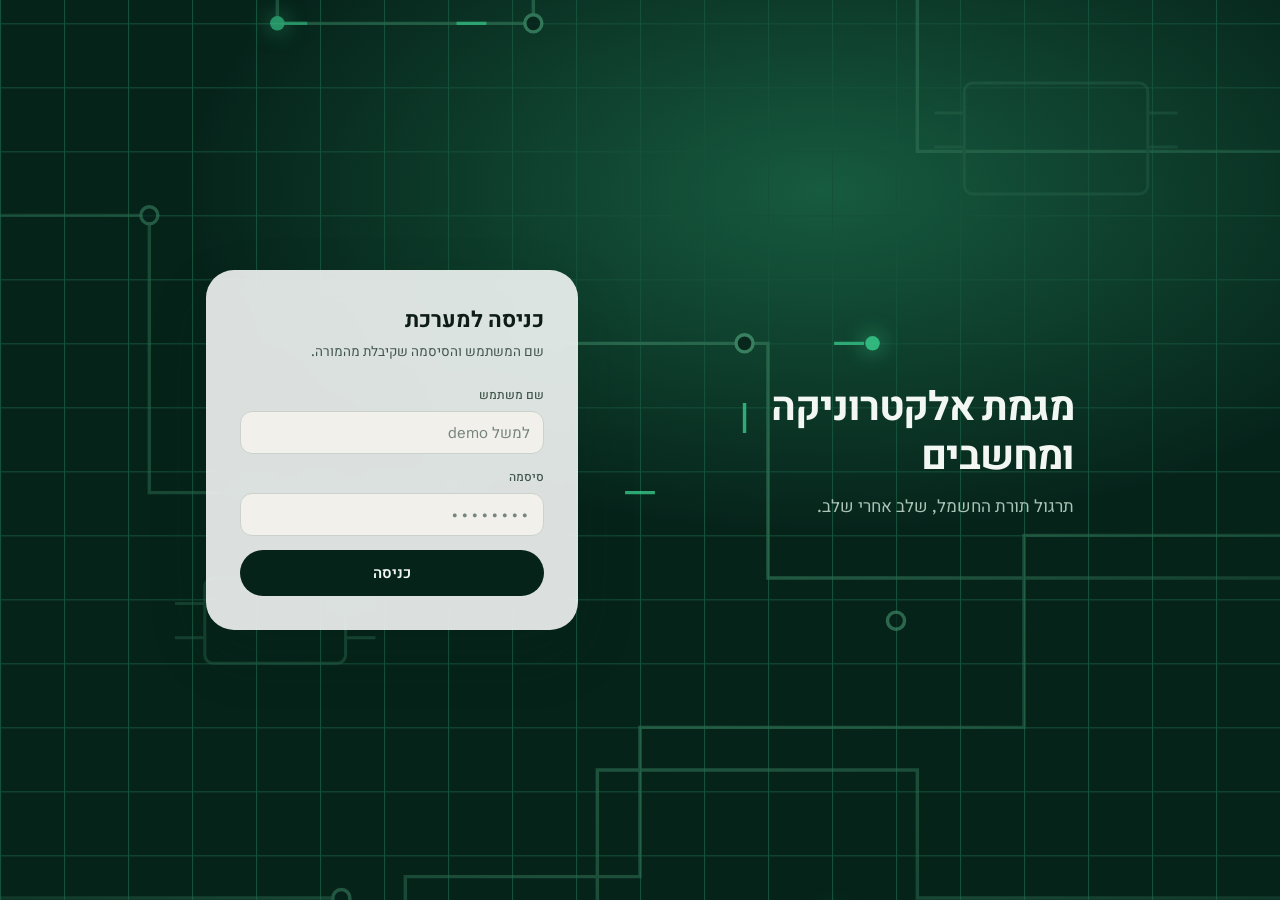
<file: index.html>
<!DOCTYPE html>
<html lang="he" dir="rtl">
<head>
<meta charset="UTF-8">
<meta name="viewport" content="width=device-width, initial-scale=1.0">
<title>מגמת אלקטרוניקה ומחשבים ⚡ סימולטור למידה אינטראקטיבי</title>
<link rel="icon" href="data:image/svg+xml,<svg xmlns=%22http://www.w3.org/2000/svg%22 viewBox=%220 0 24 24%22><text y=%2220%22 font-size=%2222%22>⚡</text></svg>">
<link rel="preconnect" href="https://fonts.googleapis.com">
<link rel="preconnect" href="https://fonts.gstatic.com" crossorigin>
<link href="https://fonts.googleapis.com/css2?family=Schibsted+Grotesk:wght@400;500;600;700&family=Heebo:wght@400;500;600;700&family=JetBrains+Mono:wght@400;500&display=swap" rel="stylesheet">
<link rel="stylesheet" href="css/style.css">
</head>
<body>
<div id="app">
  <div class="center-msg" style="margin:auto;">
    <div class="spinner"></div>
    טוען את מגמת אלקטרוניקה ומחשבים...
  </div>
</div>
<div id="toast" class="toast"></div>
<!-- SheetJS: קריאת קבצי Excel (.xlsx/.xls) בדפדפן, לייבוא תלמידים בפאנל הניהול -->
<script src="https://cdn.sheetjs.com/xlsx-0.20.2/package/dist/xlsx.full.min.js"></script>
<script type="module" src="js/main.js"></script>
</body>
</html>
</file>
<file: css/style.css>
/* ==========================================================================
   מגמת אלקטרוניקה ומחשבים - עיצוב Prism v2.1: מעטפת בהירה (rail כהה
   קבוע + שטח עבודה בהיר), וזירת התרגול נשארת "מסך מכשיר" כהה בכוונה -
   ראו הערה ליד .circuit-stage.
   ========================================================================== */

:root {
  /* ---- זהות המערכת - Prism v2.1. --px-schem-* למטה הם הפלטה הכהה
     בתוך "מסך המכשיר" (זירת התרגול) - ה-SVG שנוצר ב-JS (js/game/*.js)
     מפנה אליהם ישירות inline; אסור לשנות בלי לבדוק את כל שלבי המשחק. ---- */
  --px-ground: #06231a;
  --px-ground-raised: #0d3527;
  --px-ground-deep: #04170f;

  --px-brand: #14b877;
  --px-brand-bright: #3ddc97;
  --px-brand-deep: #0a7d51;
  --px-mint: #e9f7ef;
  --px-mint-edge: #c9ebd8;

  --px-amber: #f2a93b; --px-amber-soft: #fdf1dc; --px-amber-ink: #8a5a08;
  --px-coral: #f4715c; --px-coral-soft: #fdeae6; --px-coral-ink: #9c3323;
  --px-lilac: #a98cf0; --px-lilac-soft: #f1ecfe; --px-lilac-ink: #5b3fb0;
  --px-sky: #4bb3e8; --px-sky-soft: #e4f3fc; --px-sky-ink: #1c5f87;

  --px-canvas: #ffffff;
  --px-paper: #faf9f6;
  --px-paper-sunken: #f1f0eb;
  --px-ink: #0e1c17;
  --px-ink-soft: #41564e;
  --px-ink-muted: #5b6f67;
  --px-ink-inverse: #f2f7f4;
  --px-ink-inverse-soft: #a9c3b7;
  --px-hairline: #e4e8e5;
  --px-hairline-strong: #c9d2cd;
  --px-hairline-inverse: #1a4635;

  /* גוונים כהים של הסכמה בזירת התרגול (שלב 5) - מוגדרים כבר עכשיו כדי
     שיהיו זמינים, גם אם עוד לא בשימוש עד שהרינדררים עצמם יעברו צביעה. */
  --px-schem-grid: #123c2c;
  --px-schem-trace: #2b6b4f;
  --px-schem-junction: #3f8a68;
  --px-schem-border: #235c45;

  --px-g-brand: linear-gradient(135deg,#14b877 0%,#3ddc97 100%);
  --px-g-brand-deep: linear-gradient(150deg,#0a7d51 0%,#14b877 55%,#3ddc97 100%);
  --px-g-text-brand: linear-gradient(135deg,#0a7d51 0%,#14b877 60%,#3ddc97 100%);
  --px-g-ground-mesh:
    radial-gradient(110% 85% at 10% 6%,rgba(61,220,151,.34) 0%,rgba(6,35,26,0) 52%),
    radial-gradient(85% 75% at 90% 14%,rgba(169,140,240,.32) 0%,rgba(6,35,26,0) 52%),
    radial-gradient(95% 85% at 62% 104%,rgba(75,179,232,.28) 0%,rgba(6,35,26,0) 56%),
    linear-gradient(165deg,#0d3527 0%,#04170f 100%);
  --px-g-portal-idle: linear-gradient(135deg,rgba(61,220,151,.35) 0%,rgba(169,140,240,.30) 100%);
  --px-halo-brand: radial-gradient(closest-side,rgba(20,184,119,.3) 0%,rgba(20,184,119,0) 100%);

  --px-shadow-card: 0 6px 18px rgba(6,35,26,.08);
  --px-shadow-modal: 0 24px 60px rgba(6,35,26,.16);
  --px-shadow-cta-glow: 0 12px 32px rgba(20,184,119,.28);
  --px-shadow-arena-inset: inset 0 0 50px rgba(4,23,15,.55);
  --px-focus-ring: 0 0 0 3px rgba(20,184,119,.4);

  --font-main: 'Schibsted Grotesk', Heebo, 'Helvetica Neue', Arial, sans-serif;
  --font-mono: 'JetBrains Mono', ui-monospace, monospace;
}

* { box-sizing: border-box; }

html, body {
  margin: 0;
  padding: 0;
  height: 100%;
  color: var(--px-ink);
  font-family: var(--font-main);
  direction: rtl;
  overflow-x: hidden;
}

body { min-height: 100vh; background: var(--px-paper); }

#app { min-height: 100vh; display: flex; flex-direction: column; }

::-webkit-scrollbar { width: 10px; height: 10px; }
::-webkit-scrollbar-track { background: var(--px-paper-sunken); }
::-webkit-scrollbar-thumb { background: var(--px-hairline-strong); border-radius: 6px; }
::-webkit-scrollbar-thumb:hover { background: var(--px-brand); }

a { color: var(--px-brand-deep); text-decoration: none; }
a:hover { color: var(--px-brand); }

*:focus-visible { outline: none; box-shadow: var(--px-focus-ring); }

h1, h2, h3 { margin: 0 0 .4em; font-weight: 700; letter-spacing: 0; }

.neon-title {
  color: var(--px-ink);
  text-shadow: none;
  font-weight: 700;
}

/* .glass היה בסיס כרטיסי הזכוכית בעיצוב הקודם - מוגדר כאן מחדש כברירת
   מחדל "כרטיס Prism" (רקע לבן, גבול דק, פינות 28px, צל עדין) כדי שכל
   מסך שעדיין לא עבר שכתוב מלא (שלבים 4-6) יקבל מראה עקבי כבר עכשיו. */
.glass {
  background: var(--px-canvas);
  border: 1px solid var(--px-hairline);
  border-radius: 28px;
  box-shadow: var(--px-shadow-card);
}

button, .btn {
  font-family: inherit;
  cursor: pointer;
  border-radius: 9999px;
  border: none;
  background: var(--px-g-brand);
  color: var(--px-ink);
  padding: 12px 22px;
  font-size: 15px;
  font-weight: 600;
  transition: transform .12s ease, box-shadow .12s ease, background .12s ease;
  box-shadow: var(--px-shadow-cta-glow);
}
button:hover, .btn:hover {
  transform: translateY(-1px);
  background: var(--px-g-brand-deep);
}
button:active, .btn:active { transform: translateY(0); }
button:disabled { opacity: .45; cursor: not-allowed; transform: none; box-shadow: none; }

button.secondary {
  background: var(--px-canvas);
  color: var(--px-ink);
  box-shadow: none;
  border: 1px solid var(--px-hairline-strong);
}
button.secondary:hover { border-color: var(--px-brand); color: var(--px-brand-deep); background: var(--px-canvas); }

button.danger { background: var(--px-coral); box-shadow: none; }
button.danger:hover { background: #e0604c; }

input, select {
  font-family: inherit;
  background: var(--px-paper-sunken);
  border: 1px solid var(--px-hairline-strong);
  border-radius: 12px;
  color: var(--px-ink);
  padding: 11px 13px;
  font-size: 15px;
  outline: none;
  transition: border-color .12s ease, box-shadow .12s ease, background .12s ease;
  width: 100%;
}
input::placeholder { color: var(--px-ink-soft); opacity: .7; }
input:focus, select:focus {
  border-color: var(--px-brand);
  background: var(--px-canvas);
  box-shadow: var(--px-focus-ring);
}

label { font-size: 12px; font-weight: 500; color: var(--px-ink-soft); display: block; margin-bottom: 7px; }
.field { margin-bottom: 14px; }

/* ---------- Login screen (Prism v2.1) ---------- */
@keyframes lgGridDrift { from { transform: translate(0,0); } to { transform: translate(-30px,-30px); } }
@keyframes lgMeshDrift { 0%,100% { transform: translate(0,0); } 33% { transform: translate(-2.5%,1.5%); } 66% { transform: translate(2%,-1.5%); } }
@keyframes lgTraceFlow { from { stroke-dashoffset: 0; } to { stroke-dashoffset: -84; } }
@keyframes lgHaloBreathe { 0%,100% { transform: scale(1) translate(0,0); opacity: .85; } 50% { transform: scale(1.12) translate(2%,-2%); opacity: 1; } }
@keyframes lgPulseRing { 0%,100% { opacity: .35; } 50% { opacity: 1; } }

.login-screen {
  min-height: 100vh;
  background: var(--px-ground);
  position: relative;
  overflow: hidden;
  display: flex;
  align-items: center;
  justify-content: center;
  padding: clamp(28px,5vw,64px);
  font-family: var(--font-main);
}
.login-bg { position: absolute; inset: 0; overflow: hidden; }
.login-halo {
  position: absolute; inset: -14% -10% auto -10%; height: 80%;
  background: radial-gradient(58% 66% at 62% 44%, rgba(61,220,151,.3), transparent 72%);
  pointer-events: none;
  animation: lgHaloBreathe 12s ease-in-out infinite;
}
.login-schematic { position: absolute; inset: 0; width: 100%; height: 100%; pointer-events: none; }
.lg-grid-drift { animation: lgGridDrift 26s linear infinite; }
.lg-mesh-drift { animation: lgMeshDrift 34s ease-in-out infinite; }
.lg-trace-flow { animation: lgTraceFlow 3.4s linear infinite; }
.lg-pulse { animation-name: lgPulseRing; animation-timing-function: ease-in-out; animation-iteration-count: infinite; }

.login-content {
  position: relative; z-index: 2; width: 100%; max-width: 1010px;
  display: flex; flex-wrap: wrap; align-items: center; justify-content: center;
  gap: clamp(32px,6vw,88px);
}
.login-wordmark { flex: 1 1 280px; max-width: 420px; }
.login-wordmark h1 {
  margin: 0 0 12px; color: var(--px-ink-inverse); font-weight: 700;
  font-size: clamp(26px,3.4vw,40px); line-height: 1.24; letter-spacing: -1px; text-wrap: balance;
}
.login-wordmark p { margin: 0; color: var(--px-ink-inverse-soft); font-size: clamp(14px,1.5vw,17px); line-height: 1.6; }

.login-card {
  flex: 0 1 372px; width: 100%; max-width: 372px;
  background: rgba(255,255,255,.86);
  backdrop-filter: blur(16px) saturate(140%);
  -webkit-backdrop-filter: blur(16px) saturate(140%);
  border-radius: 28px;
  padding: clamp(24px,3vw,34px);
  box-shadow: var(--px-shadow-modal);
}
.login-card h2 { margin: 0 0 6px; color: var(--px-ink); font-weight: 700; font-size: 22px; }
.login-card-sub { margin: 0 0 24px; color: var(--px-ink-soft); font-size: 13.5px; }
.login-error {
  display: flex; gap: 9px; align-items: flex-start;
  background: var(--px-coral-soft); border: 1px solid #f2b6a7; color: var(--px-coral-ink);
  border-radius: 8px; padding: 10px 12px; font-size: 13px; line-height: 1.4;
  margin-bottom: 16px; display: none;
}
.login-error.show { display: flex; }
.login-card button[type="submit"] { background: var(--px-ground); color: var(--px-ink-inverse); box-shadow: none; }
.login-card button[type="submit"]:hover { background: var(--px-ground-raised); }
.login-hint { margin-top: 22px; padding-top: 18px; border-top: 1px solid var(--px-hairline); font-size: 12px; color: var(--px-ink-soft); line-height: 1.6; }

@media (prefers-reduced-motion: reduce) {
  .login-halo, .lg-grid-drift, .lg-mesh-drift, .lg-trace-flow, .lg-pulse { animation: none; }
}

/* ---------- מעטפת האפליקציה: rail ניווט אנכי (הופך לשורה תחתונה מתחת
   ל-860px, ראו media query בתחתית הקובץ) ---------- */
.app-shell { min-height: 100vh; display: flex; font-family: var(--font-main); background: var(--px-paper); }
.app-rail {
  flex: none;
  width: 214px;
  padding: 18px 14px;
  position: sticky;
  top: 0;
  height: 100vh;
  background: var(--px-g-ground-mesh);
  display: flex;
  flex-direction: column;
}
.rail-top { display: flex; align-items: center; gap: 9px; margin-bottom: 26px; }
.rail-brand-name { color: var(--px-ink-inverse); font-weight: 700; font-size: 13px; line-height: 1.2; }
.rail-brand-role { color: var(--px-ink-inverse-soft); font-size: 11px; margin-top: 2px; }
.rail-nav { display: flex; flex-direction: column; gap: 4px; flex: 1; }
.nav-item {
  display: flex; align-items: center; gap: 10px; width: 100%;
  background: transparent; color: var(--px-ink-inverse-soft);
  border: none; border-radius: 12px; padding: 10px 11px;
  font-size: 13.5px; font-weight: 400; text-align: right; cursor: pointer;
  box-shadow: none; font-family: inherit;
}
.nav-item:hover { background: rgba(255,255,255,.06); box-shadow: none; transform: none; }
.nav-item.active { background: #124430; color: var(--px-ink-inverse); font-weight: 600; }
.nav-item .nav-icon { font-size: 15px; width: 18px; text-align: center; flex: none; }
.nav-item .nav-label { overflow: hidden; text-overflow: ellipsis; }
.nav-report { margin-top: auto; }
.rail-stats { display: flex; gap: 6px; margin-bottom: 12px; }
.rail-stat-card { flex: 1; border: 1px solid var(--px-hairline-inverse); border-radius: 12px; padding: 8px 9px; background: #0f1322; }
.rail-stat-label { font: 600 10.5px/1 var(--font-main); color: var(--px-ink-inverse-soft); letter-spacing: .08em; margin-bottom: 5px; }
.rail-stat-value { font: 700 17px/1 var(--font-mono); color: var(--px-amber); }
.rail-stat-value span { font-size: 10px; color: var(--px-ink-inverse-soft); font-weight: 400; }
.rail-foot { padding-top: 14px; border-top: 1px solid var(--px-hairline-inverse); }
.rail-logout {
  width: 100%; background: transparent; color: var(--px-ink-inverse-soft);
  border: 1px solid var(--px-hairline-inverse); border-radius: 9999px; cursor: pointer;
  padding: 8px; font-size: 12.5px; box-shadow: none; font-weight: 400;
}
.rail-logout:hover { color: var(--px-ink-inverse); border-color: #3a4468; background: transparent; transform: none; }
.app-main { flex: 1; min-width: 0; background: var(--px-paper); }

/* ---------- מסך הבית (פרקים) ---------- */
.home-wrap, .map-wrap { flex: 1; max-width: 1120px; margin: 0 auto; width: 100%; padding: clamp(20px,3vw,38px) clamp(16px,3vw,38px) 60px; }
.home-head { display: flex; justify-content: space-between; align-items: flex-end; gap: 20px; flex-wrap: wrap; margin-bottom: 26px; }
.eyebrow { font: 600 11px/1 var(--font-main); color: var(--px-ink-soft); letter-spacing: .16em; margin-bottom: 9px; }
.home-head h1 { margin: 0; color: var(--px-ink); font-weight: 700; font-size: clamp(22px,3vw,30px); letter-spacing: -.8px; }
.home-stats { display: flex; gap: 10px; }
.mini-stat { background: var(--px-canvas); border: 1px solid var(--px-hairline); border-radius: 12px; padding: 11px 15px; min-width: 96px; }
.mini-stat-label { font: 600 10.5px/1 var(--font-main); color: var(--px-ink-soft); letter-spacing: .1em; margin-bottom: 7px; }
.mini-stat-value { font: 700 20px/1 var(--font-mono); color: var(--px-ink); }
.mini-stat-value span { color: var(--px-ink-soft); font-size: 13px; }

.syllabus-section { margin-bottom: 30px; }
.section-head-row { display: flex; align-items: baseline; gap: 10px; flex-wrap: wrap; margin-bottom: 13px; }
.section-head-row b { color: var(--px-ink); font-size: 15px; font-weight: 700; }
.section-head-row > span:not(.rule):not(.hours-label) { color: var(--px-ink-soft); font-size: 13px; }
.section-head-row .rule { flex: 1; min-width: 20px; height: 1px; background: var(--px-hairline); }
.section-head-row .hours-label { font: 500 11.5px var(--font-main); color: var(--px-ink-soft); }

.chapter-list { display: flex; flex-direction: column; gap: 9px; }
.chapter-card { background: var(--px-canvas); border: 1px solid var(--px-hairline); border-radius: 28px; overflow: hidden; display: flex; }
.chapter-spine { width: 3px; flex: none; }
.chapter-body { flex: 1; min-width: 0; }
.chapter-head {
  display: flex; align-items: center; gap: 11px; width: 100%;
  background: transparent; border: none; padding: 14px 16px; cursor: pointer;
  text-align: right; font-family: inherit; box-shadow: none;
}
.chapter-head:hover { transform: none; box-shadow: none; }
.chapter-head.open { background: var(--px-paper-sunken); }
.chapter-n { font: 600 11.5px var(--font-main); color: var(--px-ink-soft); flex: none; }
.chapter-title { flex: 1; min-width: 0; color: var(--px-ink); font-size: 15px; font-weight: 700; text-wrap: pretty; }
.chapter-badge { flex: none; font: 600 11px var(--font-main); padding: 3px 9px; border-radius: 20px; }
.chapter-count { font: 600 11px var(--font-main); color: var(--px-ink-soft); flex: none; }
.chapter-caret { flex: none; color: var(--px-ink-soft); font-size: 15px; line-height: 1; transition: transform .16s ease; }
.chapter-head.open .chapter-caret { transform: rotate(180deg); }
.chapter-subs { border-top: 1px solid var(--px-hairline); }
.subtopic-row {
  display: flex; align-items: center; gap: 11px; width: 100%;
  background: transparent; border: none; border-bottom: 1px solid var(--px-paper-sunken);
  padding: 11px 16px; text-align: right; font-family: inherit; box-shadow: none;
}
.chapter-subs .subtopic-row:last-child { border-bottom: none; }
button.subtopic-row.clickable { cursor: pointer; }
button.subtopic-row:not(.clickable) { cursor: default; }
.subtopic-row:hover { transform: none; box-shadow: none; }
.subtopic-n { font: 500 11.5px var(--font-mono); color: var(--px-ink-soft); flex: none; width: 32px; text-align: right; }
.subtopic-title { flex: 1; min-width: 0; color: var(--px-ink); font-size: 13.5px; line-height: 1.5; text-wrap: pretty; }
.subtopic-title.muted { color: var(--px-ink-soft); }
.subtopic-meta { flex: none; font: 600 11.5px var(--font-main); color: var(--px-ink); }
.subtopic-meta.muted { color: var(--px-ink-soft); font-weight: 400; }
.subtopic-progress { flex: none; display: flex; align-items: center; gap: 7px; }
.subtopic-bar-track { width: 44px; height: 4px; background: var(--px-paper-sunken); border-radius: 99px; overflow: hidden; display: block; }
.subtopic-bar-fill { display: block; height: 100%; border-radius: 99px; }
.subtopic-arrow { color: var(--px-ink-soft); font-size: 13px; }

.empty-chapters { background: var(--px-canvas); border: 1px solid var(--px-hairline); border-radius: 28px; padding: 34px 22px; text-align: center; }
.empty-title { color: var(--px-ink); font-size: 15px; font-weight: 700; margin-bottom: 6px; }
.empty-sub { color: var(--px-ink-soft); font-size: 13.5px; }
.load-fail { background: var(--px-amber-soft); border: 1px solid #eccf9e; border-radius: 28px; padding: 30px 22px; text-align: center; display: flex; flex-direction: column; align-items: center; gap: 6px; }
.load-fail .empty-sub { max-width: 46ch; line-height: 1.65; }
.load-fail button { margin-top: 12px; }

/* ---------- מפת תת-נושא ---------- */
.map-back { background: none; border: none; color: var(--px-ink-soft); font-size: 13px; cursor: pointer; padding: 0; margin-bottom: 18px; box-shadow: none; }
.map-back:hover { color: var(--px-brand-deep); transform: none; box-shadow: none; }
.map-head-card {
  background: var(--px-canvas); border: 1px solid var(--px-hairline); border-radius: 28px;
  padding: 28px 22px; margin-bottom: 22px; display: flex; justify-content: space-between;
  align-items: center; gap: 18px; flex-wrap: wrap; border-inline-start: 3px solid var(--px-brand);
}
.map-head-card h1 { margin: 0; color: var(--px-ink); font-weight: 700; font-size: 21px; }
.map-figures { display: flex; gap: 22px; }
.map-figure-label { font: 600 10.5px/1 var(--font-main); color: var(--px-ink-soft); letter-spacing: .1em; margin-bottom: 6px; }
.map-figure-value { font: 700 19px/1 var(--font-mono); color: var(--px-ink); }
.map-figure-value span { color: var(--px-ink-soft); font-size: 13px; }
.map-caption-row { display: flex; align-items: center; gap: 9px; margin-bottom: 12px; }
.map-caption-row .range { font: 600 11px/1 var(--font-main); color: var(--px-ink-soft); letter-spacing: .14em; }
.map-caption-row .rule { flex: 1; height: 1px; background: var(--px-hairline); }
.map-caption-row .progression { font-size: 11.5px; color: var(--px-ink-soft); }

.level-grid { display: grid; grid-template-columns: repeat(auto-fill, minmax(78px,1fr)); gap: 9px; margin-bottom: 26px; }
.level-node {
  display: flex; flex-direction: column; align-items: center; justify-content: center; gap: 3px;
  aspect-ratio: 1; border-radius: 12px; cursor: pointer; font-family: inherit;
  border: 1px solid var(--px-paper-sunken); background: var(--px-paper-sunken); color: var(--px-ink-soft);
  box-shadow: none;
}
.level-node:hover { transform: none; box-shadow: none; }
.level-node .level-num { font: 700 17px/1 var(--font-mono); }
.level-node .level-tag { font-size: 10px; font-weight: 400; opacity: .75; }
.level-node.locked { opacity: .7; cursor: not-allowed; }
.level-node.done { border-color: var(--px-mint-edge); background: var(--px-mint); color: var(--px-brand-deep); }
.level-node.current { border-color: var(--px-brand); background: var(--px-ground); color: var(--px-brand-bright); }

.map-next-card {
  background: var(--px-ground); border-radius: 28px; padding: 24px 20px;
  display: flex; justify-content: space-between; align-items: center; gap: 16px; flex-wrap: wrap;
}
.map-next-label { font: 600 10.5px/1 var(--font-main); color: var(--px-brand-bright); letter-spacing: .16em; margin-bottom: 8px; }
.map-next-title { color: var(--px-ink-inverse); font-size: 15px; font-weight: 700; }
.map-next-sub { color: var(--px-ink-inverse-soft); font-size: 12.5px; margin-top: 3px; }

/* ---------- Game screen ---------- */
.game-wrap { flex: 1; padding: 20px 24px 60px; max-width: 1180px; margin: 0 auto; width: 100%; }
.game-head { display: flex; justify-content: space-between; align-items: flex-start; gap: 20px; margin-bottom: 16px; flex-wrap: wrap; }
.game-head h2 { font-size: 20px; margin-bottom: 4px; }
.game-head p { color: var(--px-ink-soft); font-size: 14px; max-width: 640px; }
.game-stats { display: flex; gap: 10px; }
.stat-chip {
  background: var(--px-canvas); border: 1px solid var(--px-hairline); border-radius: 10px;
  padding: 8px 14px; font-size: 13px; text-align: center; min-width: 70px; color: var(--px-ink-soft);
}
.stat-chip b { display: block; font-size: 16px; color: var(--px-brand-deep); }

/* ---------- זירת התרגול - "פורטל" גרדיאנט מסביב ל"מסך מכשיר" כהה ---------- */
.game-top-row { display: flex; justify-content: space-between; align-items: center; gap: 14px; flex-wrap: wrap; margin-bottom: 16px; }
.game-top-meta { display: flex; gap: 7px; align-items: center; font: 600 11px/1 var(--font-main); color: var(--px-ink-soft); }
.game-top-meta .sep { width: 1px; height: 12px; background: var(--px-hairline-strong); }
.game-intro { margin-bottom: 16px; }
.game-breadcrumb { display: flex; align-items: center; gap: 8px; margin-bottom: 8px; }
.game-breadcrumb .dot { width: 7px; height: 7px; border-radius: 50%; flex: none; }
.game-breadcrumb span:last-child { font: 600 11px/1 var(--font-main); color: var(--px-ink-soft); letter-spacing: .14em; }
.game-intro h1 { margin: 0 0 10px; color: var(--px-ink); font-weight: 700; font-size: clamp(20px,2.6vw,26px); letter-spacing: -.5px; }
.game-intro p { margin: 10px 0 0; color: var(--px-ink-soft); font-size: 14.5px; line-height: 1.7; max-width: 70ch; }
/* ההסבר המילולי מוסתר כברירת מחדל - נדל"ן יקר שרוב התלמידים לא צריכים
   ברוב הזמן; כפתור קטן פותח אותו במקום כשמישהו/י באמת לא בטוחים מה לעשות. */
.intro-toggle {
  display: inline-flex; align-items: center; gap: 6px; background: var(--px-paper-sunken);
  border: 1px solid var(--px-hairline-strong); border-radius: 999px; padding: 7px 14px;
  font: 600 12.5px var(--font-main); color: var(--px-ink-soft); box-shadow: none; cursor: pointer;
}
.intro-toggle:hover { transform: none; box-shadow: none; color: var(--px-ink); background: var(--px-canvas); }
.intro-toggle.open { color: var(--px-brand-deep); border-color: var(--px-brand); }

.arena-wrap { position: relative; margin-bottom: 18px; }
.arena-halo { position: absolute; inset: -10% -5%; pointer-events: none; background: var(--px-halo-brand); }
.arena-portal {
  position: relative; background: var(--px-g-portal-idle);
  border-radius: 9999px 9999px 28px 28px; padding: 4px;
  transition: background .2s ease, box-shadow .2s ease;
}
.arena-portal.solved { background: var(--px-g-brand); box-shadow: var(--px-shadow-cta-glow); }
/* "מסך מכשיר" כהה בכוונה - זוהי הזירה שבה מצוירים כל ה-SVG של המשחקים
   (מעגלים/מטען ושדה/ניסויי חשמל סטטי/מקורות מתח/זרם). פלטת הסכימה הכהה
   (--px-schem-*) והצבעים הסמנטיים (--px-brand-bright/coral/amber) שה-SVG
   שלהם מפנה אליהם ישירות מוגדרים למעלה בקובץ - ראו הערה בראש הקובץ. */
.circuit-stage {
  position: relative;
  background: var(--px-g-ground-mesh);
  border-radius: inherit;
  padding: 14px 14px 10px;
  overflow: hidden;
  min-height: 260px;
  display: flex;
  align-items: center;
  justify-content: center;
  box-shadow: var(--px-shadow-arena-inset);
}
/* ה-SVG יורש direction:rtl מ-html[dir="rtl"] של הדף, מה שהופך את המשמעות
   של text-anchor="start"/"end" (ב-svgUtils.js/labeledText) - הפוך לגמרי
   ממה שכל חישובי המיקום ברינדררים מניחים. חובה לאפס ל-ltr כאן. */
.circuit-stage svg { max-width: 100%; direction: ltr; }

/* לוח השאלה/תשובה תופס את כל הרוחב - הסטטיסטיקות עברו לריבוע צף
   (floating-stats) כדי שהשאלה ותיבת התשובה תמיד נראות יחד בלי גלילה. */
.game-grid { display: block; }

.qa-panel { padding: 28px; }
.qa-question { font-size: 15px; margin-bottom: 16px; line-height: 1.7; color: var(--px-ink); }
.qa-question .ask-target { color: #b8860b; font-weight: 800; }

/* מסך תרגול רגיל: חצי לשאלה (כרטיס ממוסגר: ניסוח, נתונים כל אחד בשורה, יחידות) וחצי לפתרון - תיבת התשובה לא צריכה את כל הרוחב.
   הימני (הראשון ב-RTL) הוא השאלה. פאנל מותאם (topic.mountPanel) לא משתתף: הוא נשאר ברוחב מלא. בטלפון/מסך צר - בזה אחר זה. */
.game-grid.game-split { display: grid; grid-template-columns: minmax(0, 1fr) minmax(0, 1fr); gap: 18px; align-items: start; }
.game-split .q-card { padding: 22px 24px 24px; border: 1.5px solid var(--px-hairline-strong); }
.game-split .qa-panel { padding: 22px 24px 24px; }
.card-label { display: inline-block; margin-bottom: 14px; padding: 4px 11px; border-radius: 999px; background: var(--px-paper-sunken); font: 700 12px/1.3 var(--font-main); color: var(--px-ink-soft); }
.q-card .qa-question { margin-bottom: 0; font-size: 16px; }
.q-card .q-data { max-width: none; margin-top: 16px; }
.q-card .q-unit { margin-top: 16px; }
/* בחצי הרוחב תיבת התשובה מקבלת שורה משלה (לא נדחסת לצד הלחצנים), והלחצנים יורדים מתחתיה */
.game-split .qa-row .field { flex: 1 1 100%; }
@media (max-width: 1000px) { .game-grid.game-split { grid-template-columns: minmax(0, 1fr); } }

/* נתוני השאלה (question.data): כל נתון בשורה נפרדת - תווית מימין, ערך LTR
   משמאל, ובינהם קו מנחה מנוקד. ברוחב מוגבל כדי שהעין לא תצטרך לחצות את כל
   הלוח; בלי כרטיס כבד - רק פס צד עדין. */
.q-data {
  list-style: none; margin: 14px 0 0; padding-block: 2px; padding-inline: 12px 0;
  max-width: 440px; border-inline-start: 3px solid var(--px-mint-edge);
  display: grid; gap: 7px;
}
.q-data li { display: flex; align-items: baseline; gap: 8px; min-width: 0; line-height: 1.5; }
.q-data li::after {
  content: ''; order: 2; flex: 1 1 14px; min-width: 14px;
  border-bottom: 1px dotted var(--px-hairline-strong); transform: translateY(-3px);
}
.q-data-label { order: 1; min-width: 0; font-size: 14px; color: var(--px-ink-soft); text-wrap: balance; }
.q-data-value {
  order: 3; flex: none; white-space: nowrap; direction: ltr; unicode-bidi: isolate;
  font: 700 15px var(--font-mono); color: var(--px-ink);
}
@media (max-width: 480px) {
  .q-data { max-width: none; padding-inline-start: 10px; gap: 6px; }
  .q-data-label { font-size: 13px; }
  .q-data-value { font-size: 14px; }
}
.qa-row { display: flex; gap: 10px; align-items: flex-end; flex-wrap: wrap; }
.qa-row .field { flex: 1; min-width: 150px; margin-bottom: 0; }
.answer-shell {
  display: flex; align-items: center; background: var(--px-paper-sunken);
  border: 1px solid var(--px-hairline-strong); border-radius: 12px; overflow: hidden;
}
.answer-shell:focus-within { border-color: var(--px-brand); }
.answer-shell input {
  flex: 1; min-width: 0; background: transparent; border: none; padding: 11px 13px;
  font: 500 16px var(--font-mono); color: var(--px-ink); outline: none;
  /* הדף כולו dir="rtl" (html, body), אבל תשובה מספרית (כולל סימן שלילי)
     חייבת תמיד לקרוא שמאל-לימין - אותה סיבה בדיוק כמו .circuit-stage svg. */
  direction: ltr; text-align: left;
}
.answer-unit {
  padding: 0 13px; font: 700 14px var(--font-mono); color: var(--px-ink-soft);
  border-inline-start: 1px solid var(--px-hairline); align-self: stretch; display: grid; place-items: center;
}

.qa-feedback { margin-top: 14px; padding: 12px 14px; border-radius: 20px; display: none; }
.qa-feedback.show { display: flex; gap: 9px; align-items: flex-start; }
.qa-feedback .fb-tag { font: 700 12px/1 var(--font-mono); flex: none; opacity: .75; padding-top: 2px; }
.qa-feedback .fb-text { font-size: 13.5px; line-height: 1.65; }
.qa-feedback.ok { background: var(--px-mint); border: 1px solid var(--px-mint-edge); color: var(--px-brand-deep); }
.qa-feedback.bad { background: var(--px-amber-soft); border: 1px solid #eccf9e; color: var(--px-amber-ink); }
.qa-feedback.burn { background: var(--px-coral-soft); border: 1px solid #f2b6a7; color: var(--px-coral-ink); animation: shake .4s ease; }

.hero-figure { display: none; align-items: baseline; gap: 16px; flex-wrap: wrap; margin-top: 20px; padding-top: 18px; border-top: 1px solid var(--px-hairline); }
.hero-figure.show { display: flex; }
.hero-value {
  background: var(--px-g-text-brand); -webkit-background-clip: text; background-clip: text; color: transparent;
  font-family: var(--font-main); font-size: clamp(26px,3.2vw,38px); font-weight: 700; line-height: .95; letter-spacing: -1.5px;
}
.hero-caption { color: var(--px-ink-soft); font-size: 14px; line-height: 1.6; max-width: 26ch; }
.game-next-row { margin-top: 18px; display: flex; gap: 9px; flex-wrap: wrap; }
.game-next-row button.ground { background: var(--px-ground); color: var(--px-ink-inverse); box-shadow: none; }
.game-next-row button.ground:hover { background: var(--px-ground-raised); }
.save-warn { margin: 14px 0 0; padding: 10px 14px; border-radius: 12px; background: #fff4d6; border: 1px solid #e3ad54; color: #6b4a00; font-size: 13.5px; line-height: 1.6; }
button.secondary:focus-visible, .nav-item:focus-visible, .map-back:focus-visible, .intro-toggle:focus-visible { outline: 3px solid var(--px-brand-deep); outline-offset: 2px; } /* box-shadow:none של הכפתורים האלה מבטל את הטבעת הכללית */
@media (max-width: 480px) { .intro-toggle, .map-back { min-height: 40px; } }
.game-next-row button.ground:focus-visible { outline: 3px solid var(--px-brand-deep); outline-offset: 3px; } /* box-shadow:none למעלה מבטל את טבעת המיקוד הכללית */

.hints-card { background: var(--px-amber-soft); border: 1px solid #eccf9e; border-radius: 20px; padding: 18px; margin-top: 16px; }
.hints-card-label { font: 600 10.5px/1 var(--font-main); color: var(--px-amber-ink); letter-spacing: .14em; margin-bottom: 11px; }
.hint-item { display: flex; gap: 8px; align-items: flex-start; margin-bottom: 9px; }
.hint-item:last-child { margin-bottom: 0; }
.hint-item .dot { width: 4px; height: 4px; border-radius: 50%; background: var(--px-amber); margin-top: 7px; flex: none; }
.hint-item .text { color: var(--px-amber-ink); font-size: 13px; line-height: 1.6; }

/* ריבוע צף עם ניסיונות/פסילות/זמן - קומפקטי, לא תופס נדל"ן בפריסה הראשית.
   top:70px (לא 0) כדי לא להתנגש עם שורת "חזרה למפת השלבים / שלב X · פסילות"
   שכבר יושבת בפינה השמאלית-העליונה של תוכן השלב עצמו. */
.floating-stats {
  position: fixed; left: 18px; top: 70px; z-index: 40;
  display: flex; flex-direction: column; gap: 6px; padding: 12px 14px; border-radius: 16px;
}
.floating-stats-item { display: flex; justify-content: space-between; gap: 14px; font-size: 11.5px; }
.floating-stats-item span { color: var(--px-ink-soft); }
.floating-stats-item b { font: 700 12.5px var(--font-mono); color: var(--px-ink); }
.floating-stats-item b.danger { color: var(--px-coral-ink); }
@media (max-width: 780px) { .floating-stats { left: 10px; top: 150px; padding: 9px 11px; } .floating-stats-item { font-size: 10.5px; } }
/* פאנל תשובה מותאם (topic.mountPanel): הריבוע בזרימה, שורה אחת מעל האיור, כדי שלא יכסה טבלאות רחבות */
.floating-stats.fs-inline { position: static; flex-direction: row; flex-wrap: wrap; align-items: center; gap: 4px 18px; width: fit-content; margin: 0 0 12px; padding: 7px 14px; }
.floating-stats.fs-inline .floating-stats-item { gap: 6px; }

/* ---------- לחצני כתיב לשדה התשובה (js/game/answerInput.js) ----------
   שורת לחצנים מתחת לשדה: ×, ÷, שבר, חזקה, ×10ⁿ, כתיב עילי/תחתי, מינוס, סוגריים. */
.ans-tools { display: flex; flex-wrap: wrap; gap: 6px; margin-top: 10px; }
button.ans-key {
  min-width: 42px; min-height: 38px; padding: 6px 11px; border-radius: 10px; font: 700 15px var(--font-mono);
  direction: ltr; unicode-bidi: isolate; /* "×10ⁿ" נקרא משמאל לימין גם בעמוד RTL */
  background: var(--px-canvas); color: var(--px-ink); border: 1px solid var(--px-hairline-strong); box-shadow: none;
}
@media (hover: hover) { button.ans-key:hover:not(:disabled) { background: var(--px-mint); border-color: var(--px-brand); transform: none; } }
button.ans-key[aria-pressed="true"] { background: var(--px-brand-deep); color: #fff; border-color: var(--px-brand-deep); }
button.ans-key.danger { color: var(--px-coral-ink); border-color: var(--px-coral); }
button.ans-key:focus-visible { outline: 3px solid var(--px-brand-deep); outline-offset: 2px; }
button.ans-key:disabled { opacity: .45; cursor: not-allowed; }
@media (pointer: coarse) { button.ans-key { min-width: 44px; min-height: 44px; } }
/* גובה קבוע בגובה של הד עם שבר עומד: כך הרמזים והמשוב מתחת לא קופצים בכל הקלדה */
.ans-preview { min-height: 52px; margin-top: 6px; font-size: 13px; color: var(--px-ink-soft); }
.ans-preview.ok { color: var(--px-brand-deep); }
.ans-preview.ok bdi { font: 700 14px var(--font-mono); }
.ans-preview.bad { color: var(--px-coral-ink); }
/* מסך צר: השדה תופס שורה מלאה, ו"בדיקה"/"רמז" מתחתיו */
@media (max-width: 600px) { .qa-row .field { flex: 1 1 100%; } }
.form-note code { direction: ltr; unicode-bidi: isolate; }

/* ---------- בועת דף הנוסחאות (js/game/formulaSheet.js, topic.formulas) ----------
   בועה בפינה השמאלית-תחתונה: נפתחת/נסגרת בלחיצה. הלוח הפתוח *לא* צף מעל התוכן (כך
   הוא הסתיר את תיבת התשובה והכפתורים): במסך רחב הוא עמודה בצד שמאל שדוחפת את התוכן,
   ובמסך צר גיליון תחתון שהתוכן נגלל מעליו. המצב נקבע ע"י html.fx-open / html.fx-has-sheet.
   הריבוע הצף של הסטטיסטיקה יושב בפינה העליונה; הלוח המעוגן מתחיל מתחתיו. */
.fx-root {
  position: fixed; left: 18px; bottom: 18px; z-index: 60;
  display: flex; flex-direction: column-reverse; align-items: flex-start; gap: 10px;
  pointer-events: none; direction: ltr; /* הבועה נשארת בפינה השמאלית גם כשהלוח פתוח */
}
.fx-root > * { pointer-events: auto; direction: rtl; }
button.fx-bubble {
  display: inline-flex; align-items: center; gap: 9px; min-width: 124px; padding: 8px 18px 8px 8px;
  background: var(--px-ground); color: var(--px-ink-inverse);
  border: 1px solid var(--px-hairline-inverse); box-shadow: var(--px-shadow-modal);
  font: 700 14px var(--font-main);
}
button.fx-bubble:hover { background: var(--px-ground-raised); transform: none; }
button.fx-close:hover { transform: none; background: var(--px-mint); }
button.fx-bubble:focus-visible, button.fx-close:focus-visible {
  outline: 3px solid var(--px-brand-bright); outline-offset: 2px; box-shadow: var(--px-shadow-modal);
}
.fx-bubble-icon {
  width: 32px; height: 32px; border-radius: 50%; display: grid; place-items: center;
  background: var(--px-g-brand); color: var(--px-ink);
  font: italic 700 19px Georgia, 'Times New Roman', serif;
}
button.fx-bubble.open .fx-bubble-icon { background: var(--px-amber); }
.fx-panel {
  width: min(400px, calc(100vw - 36px)); max-height: min(62vh, 520px);
  display: flex; flex-direction: column; padding: 0; overflow: hidden;
  border-radius: 18px; background: var(--px-canvas); box-shadow: var(--px-shadow-modal);
}
.fx-panel[hidden] { display: none; }
.fx-head {
  display: flex; align-items: center; justify-content: space-between; gap: 10px;
  padding: 11px 16px; background: var(--px-mint); border-bottom: 1px solid var(--px-mint-edge);
}
.fx-title { font-weight: 800; font-size: 14px; color: var(--px-ink); }
button.fx-close {
  width: 30px; height: 30px; padding: 0; background: var(--px-canvas); color: var(--px-ink);
  border: 1px solid var(--px-hairline-strong); box-shadow: none; font-size: 20px; line-height: 1;
}
.fx-body { flex: 1; min-height: 0; overflow-y: auto; overscroll-behavior: contain; padding: 0 16px 14px; }
.fx-body:focus-visible { outline: none; box-shadow: inset 0 0 0 3px rgba(20, 184, 119, .45); }
.fx-section-title {
  position: sticky; top: 0; z-index: 1; margin: 0; padding: 12px 0 5px; background: var(--px-canvas);
  font: 700 12px var(--font-main); letter-spacing: .06em; color: var(--px-brand-deep);
}
.fx-item { padding: 9px 0; border-bottom: 1px dashed var(--px-hairline); }
.fx-item:last-child { border-bottom: none; }
.fx-label { font-size: 12.5px; color: var(--px-ink-soft); }
.fx-expr { margin-top: 3px; font: 700 15px var(--font-mono); color: var(--px-ink); text-align: left; overflow-wrap: anywhere; }
.fx-note { margin-top: 3px; font-size: 12.5px; line-height: 1.5; color: var(--px-ink-muted); }
/* במרווח התחתון של התוכן יש מקום לבועה הסגורה, כדי שלא תכסה את תחתית הדף */
html.fx-has-sheet .game-wrap, html.fx-has-sheet .map-wrap { padding-bottom: 96px; }
/* מסך רחב: הלוח הפתוח הוא עמודה שמאלית (מתחת לריבוע הסטטיסטיקה) והתוכן נדחף ימינה */
@media (min-width: 1100px) {
  .fx-root.open { top: 196px; width: 392px; }
  .fx-root.open .fx-panel { flex: 1; min-height: 0; width: 100%; max-height: none; }
  html.fx-open .app-main { padding-left: 420px; }
}
/* מסך צר: גיליון תחתון; התוכן והגלילה-לתיבה נשארים מעליו. הגלילה בפועל היא של <body> (overflow:auto), ולכן scroll-padding עליו */
@media (max-width: 1099px) {
  .fx-root.open { left: 10px; right: 10px; }
  .fx-root.open .fx-panel { width: 100%; max-height: min(40vh, 340px); }
  html.fx-open .app-main { padding-bottom: calc(min(40vh, 340px) + 150px); }
  html.fx-open body { scroll-padding-bottom: calc(min(40vh, 340px) + 150px); }
}
@media (max-width: 860px) {
  .fx-root { left: 10px; bottom: 76px; }
  html.fx-open .app-main { padding-bottom: calc(min(40vh, 340px) + 210px); }
  html.fx-open body { scroll-padding-bottom: calc(min(40vh, 340px) + 210px); }
  button.fx-close { width: 40px; height: 40px; }
}

/* ---------- Circuit SVG labels (בתוך "מסך המכשיר" הכהה) ---------- */
.comp-label { fill: var(--px-ink-inverse); font-size: 12px; font-family: var(--font-mono); font-weight: 700; }
.comp-val { fill: var(--px-ink-inverse-soft); font-size: 11px; font-family: var(--font-mono); }
.burn-target { transition: filter .3s ease; }

/* burn shake */
@keyframes shake {
  0%, 100% { transform: translateX(0); }
  20% { transform: translateX(-6px); }
  40% { transform: translateX(6px); }
  60% { transform: translateX(-4px); }
  80% { transform: translateX(4px); }
}
.shake { animation: shake .4s ease; }

/* ---------- Dashboard ---------- */
.dash-wrap { flex: 1; max-width: 1240px; margin: 0 auto; width: 100%; padding: clamp(20px,3vw,34px) clamp(16px,3vw,34px) 60px; }
.dash-head { display: flex; justify-content: space-between; align-items: flex-end; gap: 16px; flex-wrap: wrap; margin-bottom: 20px; }
.dash-head h1 { margin: 0; color: var(--px-ink); font-weight: 700; font-size: clamp(22px,3vw,29px); }
.dash-grade-field { min-width: 190px; margin-bottom: 0; }

.dash-tabs { display: flex; gap: 6px; flex-wrap: wrap; margin-bottom: 20px; border-bottom: 1px solid var(--px-hairline); }
.dash-tab {
  background: transparent; box-shadow: none; border: none; border-radius: 10px 10px 0 0;
  padding: 10px 15px; font-size: 13px; font-weight: 600; color: var(--px-ink-soft); cursor: pointer; margin-bottom: -1px;
}
.dash-tab:hover { transform: none; box-shadow: none; color: var(--px-ink); background: var(--px-paper-sunken); }
.dash-tab.active { color: var(--px-brand-deep); background: var(--px-canvas); border: 1px solid var(--px-hairline); border-bottom-color: var(--px-canvas); }

.dash-grid { display: grid; grid-template-columns: 2fr 1fr; gap: 22px; align-items: start; }
.dash-grid > .panel { min-width: 0; }
@media (max-width: 900px) { .dash-grid { grid-template-columns: 1fr; } }

.kpi-grid { display: grid; grid-template-columns: repeat(auto-fit,minmax(150px,1fr)); gap: 12px; margin-bottom: 18px; }
.kpi-card { background: var(--px-canvas); border: 1px solid var(--px-hairline); border-radius: 10px; padding: 15px 17px; }
.kpi-card.warn { background: var(--px-amber-soft); border-color: #eccf9e; }
.kpi-label { font: 600 10.5px/1 var(--font-main); color: var(--px-ink-soft); letter-spacing: .12em; margin-bottom: 9px; }
.kpi-value { font: 700 25px/1 var(--font-mono); color: var(--px-ink); }
.kpi-value span { font-size: 13px; color: var(--px-ink-soft); font-weight: 400; }
.kpi-card.warn .kpi-value { color: var(--px-amber-ink); }
.kpi-sub { font-size: 11.5px; color: var(--px-ink-soft); margin-top: 6px; }

.panel-head-row { display: flex; justify-content: space-between; align-items: center; gap: 12px; flex-wrap: wrap; margin-bottom: 14px; }
.panel-head-row h3 { margin: 0; }
.panel-head-row select { width: auto; max-width: 230px; background: var(--px-paper-sunken); font-size: 12.5px; padding: 7px 10px; }

.student-cell-name { font-weight: 500; }
.student-cell-user { font: 400 11px/1 var(--font-mono); color: var(--px-ink-soft); margin-top: 2px; }
.progress-cell { display: flex; align-items: center; gap: 8px; }
.progress-cell-track { width: 54px; height: 4px; background: var(--px-hairline); border-radius: 99px; overflow: hidden; flex: none; display: block; }
.progress-cell-fill { display: block; height: 100%; }
.progress-cell-label { font: 500 12px var(--font-mono); color: var(--px-ink-soft); white-space: nowrap; }

/* ---------- מעקב לפי שכבה ופרק (dashboard.js: renderGradesOverview) ---------- */
.mx-sr { position: absolute; width: 1px; height: 1px; margin: -1px; padding: 0; overflow: hidden; clip: rect(0 0 0 0); white-space: nowrap; border: 0; }
.mx-viewbar { display: flex; flex-wrap: wrap; gap: 12px 20px; align-items: center; justify-content: space-between; margin-bottom: 16px; }
.seg { display: inline-flex; gap: 2px; padding: 3px; background: var(--px-paper-sunken); border: 1px solid var(--px-hairline); border-radius: 11px; }
.seg-btn { background: transparent; box-shadow: none; border: none; border-radius: 8px; padding: 7px 15px; font-size: 12.5px; font-weight: 600; color: var(--px-ink-soft); cursor: pointer; }
.seg-btn:hover { transform: none; box-shadow: none; color: var(--px-ink); background: rgba(0,0,0,.04); }
.seg-btn.active { background: var(--px-canvas); color: var(--px-brand-deep); box-shadow: 0 1px 2px rgba(0,0,0,.1); }
.mx-tools { display: flex; flex-wrap: wrap; gap: 8px 18px; align-items: center; font-size: 12.5px; color: var(--px-ink-soft); }
.mx-tool { display: inline-flex; align-items: center; gap: 7px; margin: 0; font-size: 12.5px; font-weight: 500; color: var(--px-ink-soft); }
.mx-tool select { width: auto; background: var(--px-paper-sunken); font-size: 12.5px; padding: 6px 10px; }
.mx-tool input[type="checkbox"] { width: 16px; height: 16px; margin: 0; accent-color: var(--px-brand-deep); }
.mx-grade { padding: 0; overflow: hidden; }
.mx-grade-head { display: flex; justify-content: space-between; align-items: center; gap: 10px 18px; flex-wrap: wrap; padding: 14px 18px; border-bottom: 1px solid var(--px-hairline); }
.mx-grade-head h3 { margin: 0; }
.mx-grade-stats { display: flex; flex-wrap: wrap; gap: 6px 18px; font-size: 12.5px; color: var(--px-ink-soft); }
.mx-grade-stats b { font: 700 13px var(--font-mono); color: var(--px-ink); }
.mx-scroll { max-height: 600px; border-radius: 0; }
table.mx-table { border-collapse: separate; border-spacing: 0; width: 100%; font-size: 13px; }
.mx-table th, .mx-table td { padding: 8px 6px; text-align: center; border-bottom: 1px solid rgba(33,42,77,.1); background: var(--px-canvas); }
.mx-table .mx-group { font: 700 11px var(--font-main); letter-spacing: .06em; color: var(--px-brand-deep); background: var(--px-paper-sunken); border-bottom: 1px solid var(--px-hairline); height: 30px; padding: 4px 6px; }
.mx-table .mx-head2 th { top: 30px; }
.mx-table thead th { position: sticky; top: 0; z-index: 3; vertical-align: top; background: var(--px-paper-sunken); border-bottom: 1px solid var(--px-hairline); color: var(--px-ink-soft); font-weight: 700; }
.mx-table .mx-name { text-align: right; min-width: 150px; padding-inline: 14px 8px; position: sticky; inset-inline-start: 0; z-index: 2; border-inline-end: 1px solid var(--px-hairline); }
.mx-table thead th.mx-name { z-index: 4; }
.mx-table tbody tr:hover td { background: rgba(87,199,242,.08); }
.mx-ch { min-width: 112px; max-width: 150px; }
.mx-ch.mx-dim { opacity: .6; }
.mx-colhead { display: flex; flex-direction: column; align-items: center; gap: 2px; width: 100%; padding: 4px 4px 2px; background: transparent; border: none; box-shadow: none; cursor: pointer; border-radius: 8px; color: inherit; font: inherit; }
.mx-colhead:hover { transform: none; box-shadow: none; background: rgba(87,199,242,.14); }
.mx-ch-n { font: 700 12px var(--font-main); color: var(--px-ink); }
.mx-ch-t { font: 400 11px/1.3 var(--font-main); color: var(--px-ink-soft); display: -webkit-box; -webkit-line-clamp: 2; -webkit-box-orient: vertical; overflow: hidden; white-space: normal; }
.mx-ch-sum { display: block; margin-top: 3px; font: 600 11px var(--font-mono); color: var(--px-ink-soft); }
.mx-cell { padding: 3px 4px; }
.mx-cell.mx-dim { opacity: .55; }
.mx-cellbtn { display: flex; flex-direction: column; align-items: center; gap: 4px; width: 100%; min-height: 44px; justify-content: center; padding: 4px 6px; background: transparent; border: none; box-shadow: none; border-radius: 8px; cursor: pointer; font: 600 11.5px var(--font-mono); color: var(--px-ink-soft); }
.mx-cellbtn:hover { transform: none; box-shadow: none; background: rgba(87,199,242,.16); }
.mx-bar { width: 54px; height: 5px; background: var(--px-hairline); border-radius: 99px; overflow: hidden; display: block; }
.mx-bar > i { display: block; height: 100%; background: var(--px-brand); border-radius: 99px; }
.mx-cell.done .mx-bar > i { background: var(--px-brand-deep); }
.mx-cell.done .mx-cellbtn { color: #1c8a5a; }
.mx-cell.prog .mx-cellbtn { color: var(--px-ink); }
.mx-cell.start .mx-bar { background: #f3d9a4; }
.mx-cell.start .mx-cellbtn { color: #97650f; }
.mx-cell.none .mx-cellbtn { opacity: .5; }
.mx-total { white-space: nowrap; min-width: 82px; }
.mx-total-pct { display: block; font: 700 13px var(--font-mono); color: var(--px-ink); }
.mx-total-sub { display: block; font: 500 11px var(--font-mono); color: var(--px-ink-soft); }
.mx-note { margin: 0 0 16px; }
@media (max-width: 700px) { .mx-table .mx-name { min-width: 118px; } .mx-ch { min-width: 96px; } }

.challenge-row { margin-bottom: 13px; }
.challenge-row:last-child { margin-bottom: 0; }
.challenge-row-head { display: flex; justify-content: space-between; gap: 10px; margin-bottom: 6px; }
.challenge-row-head span { color: var(--px-ink); font-size: 12.5px; }
.challenge-row-head b { font: 700 12.5px var(--font-mono); color: var(--px-ink-soft); flex: none; }
.challenge-bar-track { height: 3px; background: var(--px-hairline); border-radius: 99px; overflow: hidden; }
.challenge-bar-fill { display: block; height: 100%; background: var(--px-coral); }

.reveal-head { display: flex; justify-content: space-between; align-items: center; gap: 12px; flex-wrap: wrap; padding: 14px 18px; border-bottom: 1px solid var(--px-hairline); }
.reveal-head-title { color: var(--px-ink); font-size: 14px; font-weight: 700; }
.reveal-head-meta { color: var(--px-ink-soft); font-size: 12px; margin-top: 3px; }
.reveal-head-actions { display: flex; gap: 7px; flex-wrap: wrap; }
.reveal-head-actions button { padding: 7px 11px; font-size: 12.5px; }
.reveal-row { display: flex; align-items: center; gap: 12px; padding: 12px 18px; border-bottom: 1px solid var(--px-paper-sunken); }
.reveal-row:last-child { border-bottom: none; }
.reveal-row-n { font: 500 11px var(--font-mono); color: var(--px-ink-soft); width: 20px; flex: none; }
.reveal-row-dot { width: 8px; height: 8px; border-radius: 50%; flex: none; }
.reveal-row-title { color: var(--px-ink); font-size: 13.5px; font-weight: 500; }
.reveal-row-meta { color: var(--px-ink-soft); font-size: 11.5px; margin-top: 2px; }
.reveal-row-toggles { display: flex; gap: 5px; flex: none; }
.reveal-row-toggle {
  flex: none; border: 1px solid var(--px-hairline); cursor: pointer; font: 600 11.5px var(--font-main);
  padding: 5px 10px; border-radius: 20px; box-shadow: none; background: var(--px-paper-sunken); color: var(--px-ink-soft);
}
.reveal-row-toggle:hover { transform: none; box-shadow: none; }
.reveal-row-toggle.on { background: var(--px-mint); color: var(--px-brand-deep); border-color: var(--px-mint-edge); }
.reveal-row-caret {
  flex: none; background: transparent; border: none; box-shadow: none; cursor: pointer;
  color: var(--px-ink-soft); font-size: 15px; line-height: 1; padding: 4px 2px; transition: transform .16s ease;
}
.reveal-row-caret:hover { transform: none; box-shadow: none; color: var(--px-ink); }
.reveal-row-caret.open { transform: rotate(180deg); }
.reveal-subs { background: var(--px-paper-sunken); border-bottom: 1px solid var(--px-hairline); }
.reveal-sub-row { display: flex; align-items: center; gap: 11px; padding: 9px 18px 9px 46px; border-bottom: 1px solid var(--px-hairline); }
.reveal-sub-row:last-child { border-bottom: none; }
.reveal-sub-n { font: 500 11px var(--font-mono); color: var(--px-ink-soft); flex: none; width: 34px; }
.reveal-sub-title { flex: 1; min-width: 0; color: var(--px-ink); font-size: 13px; line-height: 1.5; text-wrap: pretty; }
.reveal-sub-title.muted { color: var(--px-ink-soft); }
.reveal-sub-meta { flex: none; font: 600 11px var(--font-main); color: var(--px-ink); }
.reveal-sub-meta.muted { color: var(--px-ink-soft); font-weight: 400; }

.preview-banner-note { display: inline-flex; align-items: center; gap: 7px; background: var(--px-amber-soft); border: 1px solid #eccf9e; border-radius: 12px; padding: 7px 11px; margin-bottom: 16px; font-size: 12px; color: var(--px-amber-ink); }
.pv-cascade { display: flex; gap: 9px; flex-wrap: wrap; align-items: flex-end; }
.pv-cascade .field { margin-bottom: 0; }
.pv-cascade select { font-size: 13.5px; padding: 9px 12px; min-width: 160px; }

/* ---------- דיווחי תקלות ---------- */
.report-group-head { display: flex; align-items: center; gap: 9px; padding: 11px 18px; background: var(--px-paper-sunken); border-bottom: 1px solid var(--px-hairline); }
.report-group-head span:first-child { font: 600 12px var(--font-main); color: var(--px-ink); }
.report-group-head span:last-child { font: 500 11px var(--font-mono); color: var(--px-ink-soft); }
.report-row { display: flex; gap: 13px; align-items: flex-start; padding: 13px 18px; border-bottom: 1px solid var(--px-paper-sunken); }
.report-row-id { font: 500 11px var(--font-mono); color: var(--px-ink-soft); flex: none; padding-top: 2px; }
.report-row-text { color: var(--px-ink); font-size: 13.5px; line-height: 1.6; text-wrap: pretty; }
.report-row-meta { margin-top: 5px; font-size: 11.5px; color: var(--px-ink-soft); }
.report-toggle-btn {
  flex: none; border: 1px solid; cursor: pointer; font: 600 11.5px var(--font-main);
  padding: 5px 12px; border-radius: 20px; box-shadow: none; background: var(--px-mint); color: var(--px-brand-deep); border-color: var(--px-mint-edge);
}
.report-toggle-btn:hover { transform: none; box-shadow: none; }
.report-toggle-btn:not(.open) { background: var(--px-paper-sunken); color: var(--px-ink-soft); border-color: var(--px-hairline); }

/* ---------- מודל דיווח תקלה ---------- */
.modal-overlay {
  position: fixed; inset: 0; z-index: 100; background: rgba(6,35,26,.55);
  display: flex; align-items: center; justify-content: center; padding: 20px;
}
.modal-card {
  background: var(--px-canvas); border-radius: 20px; box-shadow: var(--px-shadow-modal);
  padding: 24px; width: 100%; max-width: 420px;
}
.modal-card h3 { margin-bottom: 6px; }
.modal-card textarea {
  font-family: inherit; background: var(--px-paper-sunken); border: 1px solid var(--px-hairline-strong);
  border-radius: 12px; color: var(--px-ink); padding: 11px 13px; font-size: 14px; outline: none; width: 100%; resize: vertical;
}
.modal-card textarea:focus { border-color: var(--px-brand); background: var(--px-canvas); box-shadow: var(--px-focus-ring); }

@media (max-width: 860px) {
  .app-shell { flex-direction: column-reverse; }
  .app-rail {
    width: auto; height: auto; position: sticky; top: auto; bottom: 0; z-index: 20;
    flex-direction: row; align-items: center; gap: 8px; padding: 8px 10px;
  }
  .rail-top, .rail-brand-name, .rail-brand-role, .rail-stats { display: none; }
  .nav-report { margin-top: 0; }
  .rail-nav { flex-direction: row; flex: 1; gap: 6px; }
  .nav-item {
    flex: 1; flex-direction: column; align-items: center; justify-content: center;
    gap: 3px; min-height: 48px; padding: 5px 4px;
  }
  .nav-item .nav-label { font-size: 10.5px; line-height: 1.1; white-space: nowrap; }
  .rail-foot { flex: none; display: flex; align-items: center; padding-top: 0; border-top: none; }
  .rail-logout { width: auto; min-height: 48px; padding: 0 12px; font-size: 11px; white-space: nowrap; }
}

.panel { padding: 20px; margin-bottom: 20px; }
.panel h3 { font-size: 16px; margin-bottom: 14px; display: flex; align-items: center; gap: 8px; color: var(--px-ink); }

table.data-table { width: 100%; border-collapse: collapse; font-size: 13.5px; }
table.data-table th {
  text-align: right; padding: 10px 8px; color: var(--px-ink-soft); font-weight: 700;
  border-bottom: 1px solid var(--px-hairline); position: sticky; top: 0; background: var(--px-paper-sunken);
}
table.data-table td { padding: 10px 8px; border-bottom: 1px solid rgba(33,42,77,.12); color: var(--px-ink); }
table.data-table tr:hover td { background: rgba(87,199,242,.08); }
.table-scroll { max-height: 480px; overflow: auto; border-radius: 10px; }

.pill { display: inline-block; padding: 2px 9px; border-radius: 20px; font-size: 11.5px; font-weight: 700; }
.pill.ok { background: rgba(34,182,116,.15); color: #1c8a5a; }
.pill.warn { background: rgba(245,169,60,.18); color: #97650f; }
.pill.bad { background: rgba(229,72,77,.15); color: #c23b3f; }
.pill.muted { background: var(--px-paper-sunken); color: var(--px-ink-soft); }

.form-note { font-size: 12px; color: var(--px-ink-soft); margin-top: 10px; }
.toast {
  position: fixed; bottom: 20px; left: 50%; transform: translateX(-50%);
  background: rgba(255,255,255,.85); border: 1px solid var(--px-brand); border-radius: 10px;
  padding: 10px 18px; font-size: 13.5px; color: var(--px-ink);
  box-shadow: 0 10px 30px rgba(20,16,48,.25);
  backdrop-filter: blur(12px);
  -webkit-backdrop-filter: blur(12px);
  z-index: 200; opacity: 0; pointer-events: none; transition: opacity .2s ease;
}
.toast.show { opacity: 1; }
.toast.err { border-color: #e5484d; }

.center-msg { text-align: center; color: var(--px-ink-soft); padding: 40px 0; }
.spinner {
  width: 26px; height: 26px; border-radius: 50%;
  border: 3px solid var(--px-hairline); border-top-color: var(--px-brand);
  animation: spin 0.8s linear infinite; margin: 0 auto 10px;
}
@keyframes spin { to { transform: rotate(360deg); } }

/* גיבוי כהה-שקוף עצמאי - לא מהמר על כך שהרקע מתחתיו כהה מספיק לטקסט
   בהיר (בניגוד לכרטיסי הזכוכית, הפוטר לא יושב בתוך .glass). */
footer.foot {
  text-align: center; padding: 8px 14px; margin: 10px auto 14px; width: fit-content;
  color: rgba(255,255,255,.88); font-size: 12px;
  background: rgba(10,12,24,.35); border-radius: 20px; backdrop-filter: blur(6px);
}

/* ===== כתיב בקומות (שבר עומד): js/game/mathMarkup.js - ⟦מונה⁄מכנה⟧ ===== */
.mexpr { unicode-bidi: isolate; }
/* stretch: המונה והמכנה ברוחב השבר כולו, כדי שקו השבר (border-bottom של המונה) יימתח מעל המכנה הרחב */
.mfrac { position: relative; display: inline-flex; flex-direction: column; align-items: stretch; vertical-align: middle;
  margin: 0 .2em; line-height: 1.2; text-align: center; font-family: inherit; }
.mfrac > .mfn { padding: 0 .3em .08em; border-bottom: 1.5px solid currentColor; text-align: center; }
.mfrac > .mfd { padding: .08em .3em 0; text-align: center; }
/* "/" נסתר: בהעתקה, בחיפוש ובקורא מסך השבר נקרא Q/t ולא "Qt" */
.mfrac > .mfs { position: absolute; width: 1px; height: 1px; overflow: hidden; clip: rect(0 0 0 0); white-space: nowrap; }
.mfrac .mfrac { font-size: .92em; }
.fx-expr .mfrac { font-size: 1.04em; }
button.ans-key .mfrac { font-size: 11px; margin: 0; line-height: 1.05; vertical-align: middle; }
button.ans-key[data-key="frac"] { padding-top: 0; padding-bottom: 0; }
/* ===== תרשימי המרת יחידות בדף הנוסחאות (כמו בדוגמה: חץ ×, חץ ÷) ===== */
.fx-cycles { display: flex; flex-wrap: wrap; gap: 6px 14px; margin-top: 6px; justify-content: center; }
.fx-cycle { flex: 1 1 210px; max-width: 270px; height: auto; direction: ltr; }
.fx-cycle-arc { stroke: var(--px-brand-deep); }
.fx-cycle-head { fill: var(--px-brand-deep); }
.fx-cycle-unit { font: 800 21px var(--font-mono); fill: var(--px-ink); }
.fx-cycle-op { font: 700 15px var(--font-mono); fill: var(--px-brand-deep); }

/* ---------- שורות תשובה: שלב עם כמה גדלים לבדיקה (question.lines, gameEngine.js) ---------- */
.qa-lines { display: grid; gap: 12px; margin-top: 14px; }
.qa-line { padding: 10px 12px 12px; border: 1px solid var(--px-hairline); border-radius: 16px; background: var(--px-canvas); }
.qa-line.done { background: var(--px-mint); border-color: var(--px-mint-edge); }
.qa-line label { margin-bottom: 6px; font-weight: 600; color: var(--px-ink); font-size: 13px; }
.qa-line-row { display: flex; gap: 10px; align-items: center; flex-wrap: wrap; }
.qa-line-row .answer-shell { flex: 1 1 160px; min-width: 150px; }
.qa-line .line-check { padding: 9px 18px; font-size: 14px; }
.line-status { font: 700 18px/1 var(--font-mono); color: var(--px-brand-deep); min-width: 18px; }
.line-feedback { display: none; margin-top: 8px; font-size: 13px; line-height: 1.6; border-radius: 12px; padding: 8px 11px; }
.line-feedback.show { display: flex; gap: 8px; align-items: flex-start; }
.line-feedback.bad { background: var(--px-amber-soft); border: 1px solid #eccf9e; color: var(--px-amber-ink); }
.line-feedback.ok { padding: 2px 2px 0; color: var(--px-brand-deep); font-weight: 600; }
.line-feedback .fb-tag { font: 700 12px/1 var(--font-mono); opacity: .75; padding-top: 3px; flex: none; }
.qa-row-tools { margin-top: 14px; }

/* ---------- לחצן המצגת ושורת המצגת במפת השלבים ---------- */
.deck-row { display: flex; align-items: center; gap: 12px; flex-wrap: wrap; margin: 0 0 14px; }
.deck-row-note { font-size: 12.5px; color: var(--px-ink-soft); }
.deck-open-btn { padding: 9px 16px; font-size: 14px; }

/* ---------- חלון המצגת הצף (deckPopup.js) ---------- */
html.deck-open { overflow: hidden; }
.deck-overlay { position: fixed; inset: 0; z-index: 4000; background: rgba(8, 20, 16, .62); display: grid; place-items: center; padding: clamp(8px, 2.5vw, 28px); }
.deck-dialog { width: min(1280px, 100%); height: min(860px, 100%); background: var(--px-canvas); border-radius: 20px; box-shadow: var(--px-shadow-modal); display: flex; flex-direction: column; overflow: hidden; }
.deck-head { display: flex; justify-content: space-between; align-items: flex-start; gap: 12px; padding: 12px 18px; background: var(--px-mint); border-bottom: 1px solid var(--px-mint-edge); }
.deck-title { font-weight: 800; font-size: 16px; color: var(--px-ink); }
.deck-intro { margin: 3px 0 0; font-size: 13.5px; line-height: 1.6; color: var(--px-ink-muted); }
button.deck-x { width: 36px; height: 36px; padding: 0; font-size: 22px; line-height: 1; flex: none; background: var(--px-canvas); color: var(--px-ink); border: 1px solid var(--px-hairline-strong); box-shadow: none; }
.deck-frame-wrap { position: relative; flex: 1; min-height: 0; background: #262c56; }
.deck-frame { width: 100%; height: 100%; border: 0; display: block; }
.deck-loading { position: absolute; inset: 0; display: grid; place-items: center; color: #cfd5f0; font-size: 15px; pointer-events: none; }
.deck-foot { display: flex; justify-content: space-between; align-items: center; gap: 10px; flex-wrap: wrap; padding: 10px 18px; border-top: 1px solid var(--px-hairline); }
.deck-nav { display: flex; align-items: center; gap: 10px; flex-wrap: wrap; }
.deck-count { font: 600 13px var(--font-mono); color: var(--px-ink-soft); min-width: 110px; text-align: center; }
@media (max-width: 600px) { .deck-dialog { border-radius: 12px; } .deck-intro { font-size: 12.5px; } .deck-head, .deck-foot { padding: 8px 12px; } }

/* ---------- זירה שטוחה (topic.flatStage): מעגל רחב שהקשת העליונה של הזירה הרגילה חותכת ---------- */
.arena-wrap.flat .arena-portal, .arena-wrap.flat .circuit-stage { border-radius: 28px; }
/* לחצן הרמז על גבי המעגל: התלמיד/ה לא צריכים לגלול אל כפתור הרמז ובחזרה */
.arena-hint-btn {
  position: absolute; top: 12px; inset-inline-end: 12px; z-index: 6; padding: 8px 14px; font-size: 13.5px;
  background: var(--px-amber-soft); color: var(--px-amber-ink); border: 1px solid #eccf9e; box-shadow: none;
}
.arena-hint-btn:hover { background: var(--px-canvas); color: var(--px-amber-ink); }
/* ± בשורת תשובה: הוספה והסרה של מינוס (מקלדת עשרונית בנייד בלי מינוס) */
.qa-line .line-neg { padding: 9px 14px; font-size: 16px; font-weight: 700; min-width: 42px; }

/* ---------- סבב תיקונים 2: מצגת וכפתורי רמז ---------- */
/* לחצן הרמז על המעגל בצד הימני (RTL): בצד השמאלי יושב כרטיס הסטטיסטיקה הצף ומכסה אותו */
.arena-hint-btn { inset-inline-end: auto; inset-inline-start: 12px; }
.hint-item .text span[dir="ltr"] { white-space: nowrap; }
.deck-count { font-family: var(--font-main); }
.deck-newtab { font-size: 13px; color: var(--px-brand-deep); text-decoration: underline; white-space: nowrap; }
.deck-loading.failed { background: #262c56; pointer-events: auto; }
.deck-loading.failed div { display: flex; flex-direction: column; align-items: center; gap: 10px; text-align: center; padding: 0 18px; }
.deck-loading.failed a { color: #fff; text-decoration: underline; }
</file>
